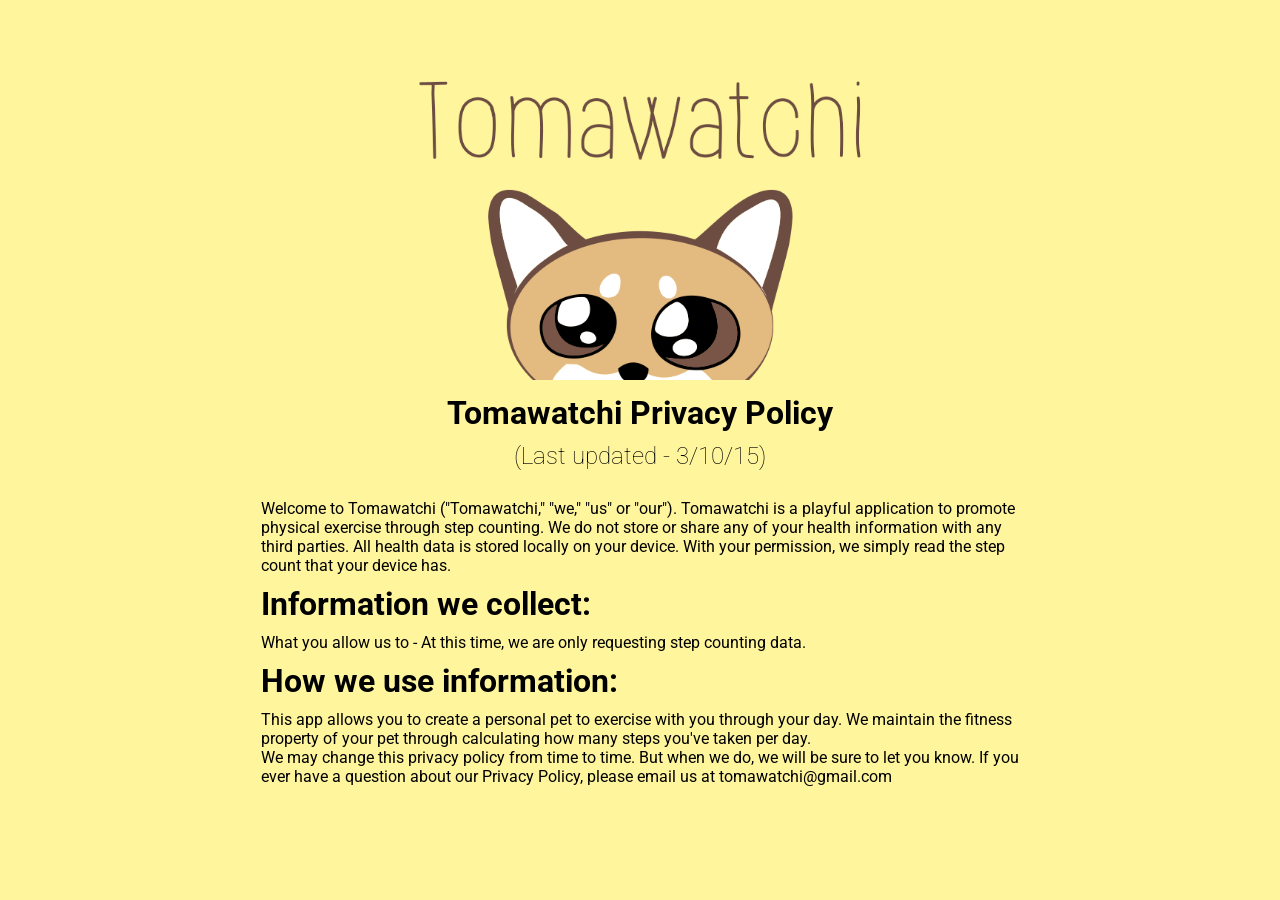
<file: index.html>
<!DOCTYPE html>
<html>
	<head>
		<meta charset="utf-8">
		<link rel="stylesheet" href="tomawatchi.css">
		<style> img { width:100%; } </style>
		<link href="//fonts.googleapis.com/css?family=Open+Sans:300,400,600,700&amp;subset=latin" rel="stylesheet">
		<link href='http://fonts.googleapis.com/css?family=Roboto:400,100,300,500,700' rel='stylesheet' type='text/css'>
		<title> Tomawatchi </title>
	</head>
<body>

    <div id="M">
	<img src="Tomawatchi_Feature_Graphic.png" alt="HTML5 Icon">
		<center>
		<h1>Tomawatchi Privacy Policy</h1>
		<h2>(Last updated - 3/10/15)</h2>
		</center>
		<br/>
		Welcome to Tomawatchi ("Tomawatchi," "we," "us" or "our").
		Tomawatchi is a playful application to promote physical exercise through step counting.
		We do not store or share any of your health information with any third parties.
		All health data is stored locally on your device.
		With your permission, we simply read the step count that your device has.

		<h1>Information we collect:</h1>
		<p1>
			What you allow us to - At this time, we are only requesting step counting data.
		</p1>

		<h1>How we use information:</h1>
		This app allows you to create a personal pet to exercise with you through your day.
		We maintain the fitness property of your pet through calculating how many steps you've taken per day.

		<br/>
		We may change this privacy policy from time to time. But when we do, we will be sure to let you know.
		If you ever have a question about our Privacy Policy, please email us at tomawatchi@gmail.com
	</div>
    <div id="L"></div>
	<div id="R"></div>
</body>
</html>
</file>
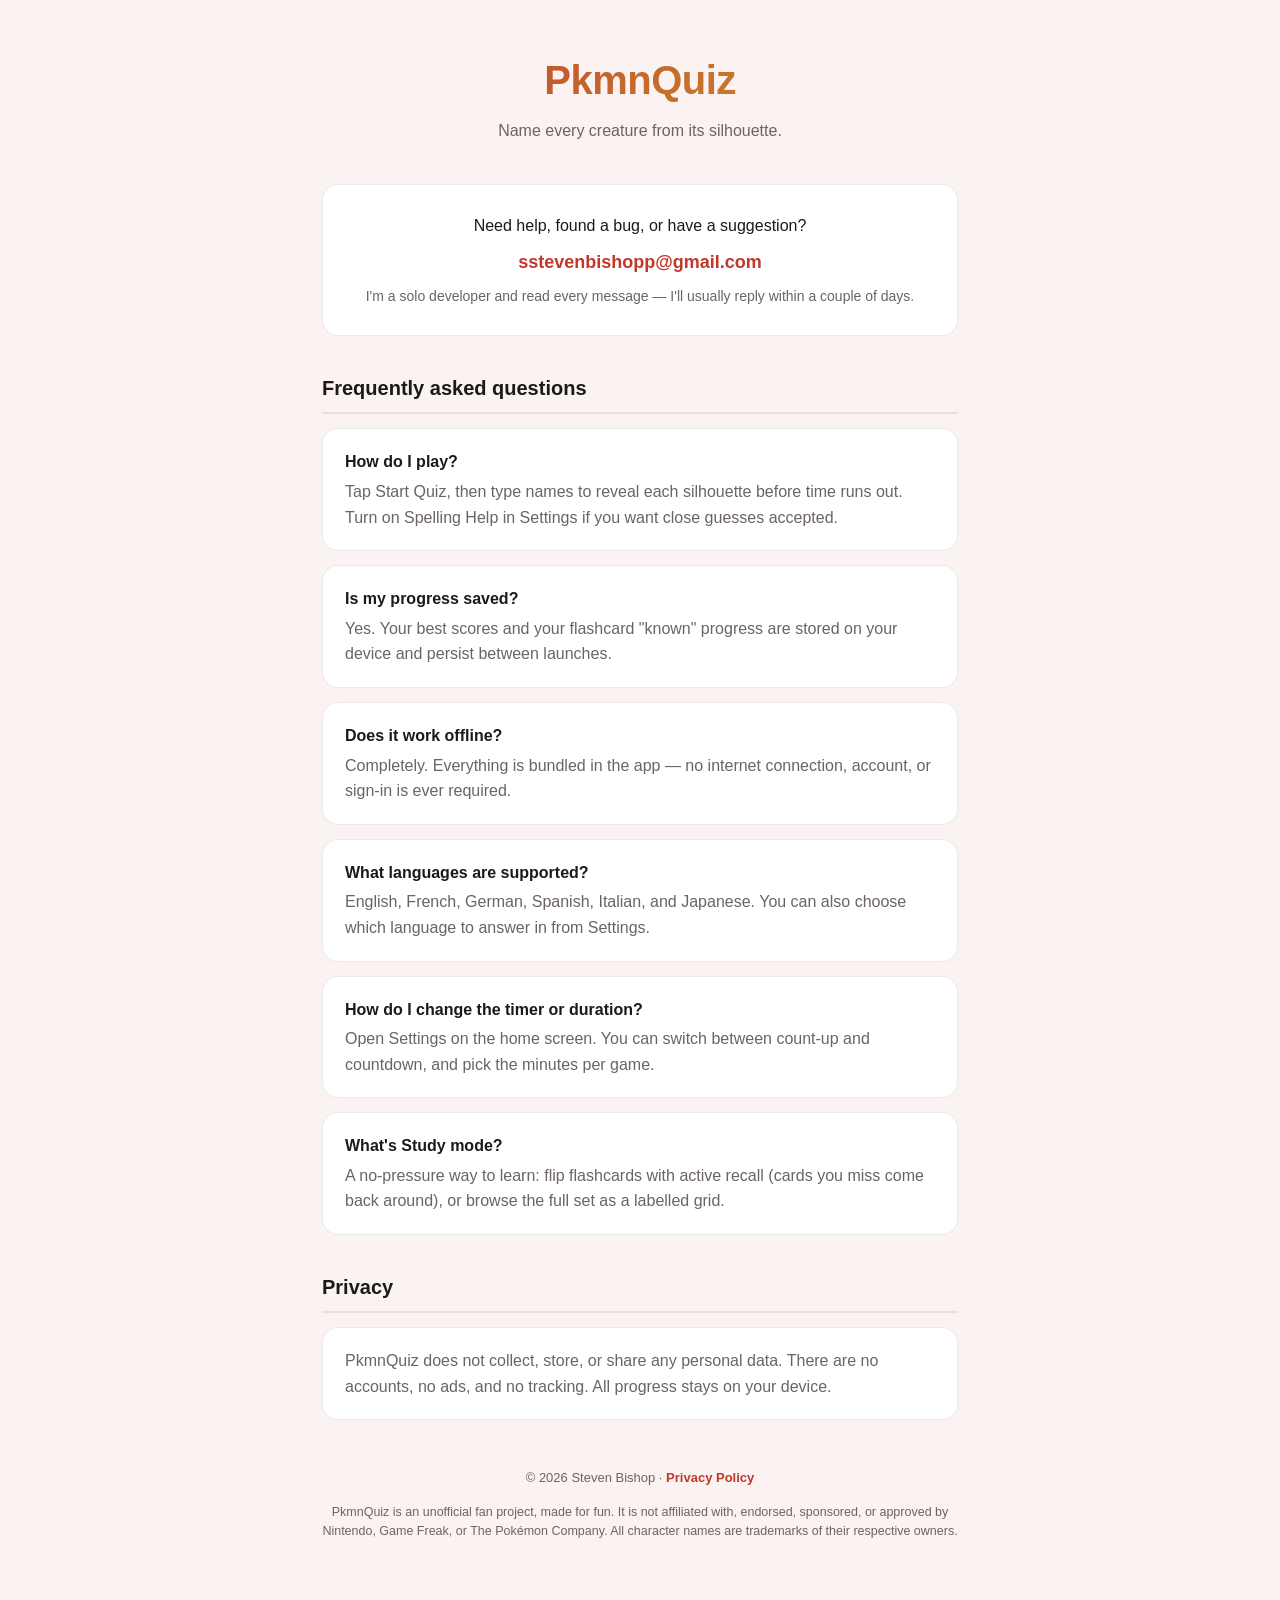
<file: pkmnquiz/index.html>
<!DOCTYPE html>
<html lang="en">
<head>
<meta charset="UTF-8">
<meta name="viewport" content="width=device-width, initial-scale=1.0">
<title>PkmnQuiz — Support</title>
<meta name="description" content="Help, FAQ, and contact for PkmnQuiz — the silhouette-naming recall game.">
<style>
  :root {
    --accent: #C0392B;
    --gold: #C99A2E;
    --bg: #FBF3F1;
    --surface: #FFFFFF;
    --text: #1B1A19;
    --text-secondary: #6B6460;
    --border: rgba(0,0,0,0.08);
  }
  @media (prefers-color-scheme: dark) {
    :root {
      --accent: #E24B43;
      --gold: #E0B84A;
      --bg: #161313;
      --surface: #211C1C;
      --text: #F4EFEC;
      --text-secondary: #A89F9A;
      --border: rgba(255,255,255,0.10);
    }
  }
  * { box-sizing: border-box; }
  body {
    margin: 0;
    font-family: ui-rounded, "SF Pro Rounded", -apple-system, BlinkMacSystemFont, "Segoe UI", Roboto, sans-serif;
    background: var(--bg);
    color: var(--text);
    line-height: 1.6;
    -webkit-font-smoothing: antialiased;
  }
  .wrap { max-width: 680px; margin: 0 auto; padding: 48px 22px 64px; }
  header { text-align: center; margin-bottom: 40px; }
  .logo {
    font-size: 40px; font-weight: 800; letter-spacing: -0.5px;
    background: linear-gradient(135deg, var(--accent), var(--gold));
    -webkit-background-clip: text; background-clip: text; color: transparent;
    margin: 0;
  }
  .tagline { color: var(--text-secondary); font-size: 16px; margin-top: 6px; }
  h2 {
    font-size: 20px; font-weight: 700; margin: 36px 0 12px;
    padding-bottom: 8px; border-bottom: 2px solid var(--border);
  }
  .card {
    background: var(--surface); border: 1px solid var(--border);
    border-radius: 16px; padding: 20px 22px; margin: 14px 0;
  }
  .q { font-weight: 700; margin: 0 0 4px; }
  .a { color: var(--text-secondary); margin: 0; }
  a { color: var(--accent); font-weight: 600; text-decoration: none; }
  a:hover { text-decoration: underline; }
  .contact {
    text-align: center; background: var(--surface);
    border: 1px solid var(--border); border-radius: 16px; padding: 28px 22px;
  }
  .contact .email {
    display: inline-block; margin-top: 10px; font-size: 18px; font-weight: 700;
  }
  .response-note { font-size: 14px; color: var(--text-secondary); margin-top: 8px; }
  footer {
    margin-top: 48px; text-align: center; font-size: 13px;
    color: var(--text-secondary);
  }
  .disclaimer {
    font-size: 12.5px; color: var(--text-secondary); line-height: 1.55;
    margin-top: 14px;
  }
</style>
</head>
<body>
  <div class="wrap">
    <header>
      <h1 class="logo">PkmnQuiz</h1>
      <p class="tagline">Name every creature from its silhouette.</p>
    </header>

    <section class="contact">
      <div>Need help, found a bug, or have a suggestion?</div>
      <a class="email" href="mailto:sstevenbishopp@gmail.com?subject=PkmnQuiz%20Support">sstevenbishopp@gmail.com</a>
      <div class="response-note">I'm a solo developer and read every message — I'll usually reply within a couple of days.</div>
    </section>

    <h2>Frequently asked questions</h2>

    <div class="card">
      <p class="q">How do I play?</p>
      <p class="a">Tap Start Quiz, then type names to reveal each silhouette before time runs out. Turn on Spelling Help in Settings if you want close guesses accepted.</p>
    </div>
    <div class="card">
      <p class="q">Is my progress saved?</p>
      <p class="a">Yes. Your best scores and your flashcard "known" progress are stored on your device and persist between launches.</p>
    </div>
    <div class="card">
      <p class="q">Does it work offline?</p>
      <p class="a">Completely. Everything is bundled in the app — no internet connection, account, or sign-in is ever required.</p>
    </div>
    <div class="card">
      <p class="q">What languages are supported?</p>
      <p class="a">English, French, German, Spanish, Italian, and Japanese. You can also choose which language to answer in from Settings.</p>
    </div>
    <div class="card">
      <p class="q">How do I change the timer or duration?</p>
      <p class="a">Open Settings on the home screen. You can switch between count-up and countdown, and pick the minutes per game.</p>
    </div>
    <div class="card">
      <p class="q">What's Study mode?</p>
      <p class="a">A no-pressure way to learn: flip flashcards with active recall (cards you miss come back around), or browse the full set as a labelled grid.</p>
    </div>

    <h2>Privacy</h2>
    <div class="card">
      <p class="a">PkmnQuiz does not collect, store, or share any personal data. There are no accounts, no ads, and no tracking. All progress stays on your device.</p>
    </div>

    <footer>
      <div>© 2026 Steven Bishop · <a href="privacy/">Privacy Policy</a></div>
      <p class="disclaimer">
        PkmnQuiz is an unofficial fan project, made for fun. It is not affiliated with,
        endorsed, sponsored, or approved by Nintendo, Game Freak, or The Pokémon Company.
        All character names are trademarks of their respective owners.
      </p>
    </footer>
  </div>
</body>
</html>
</file>
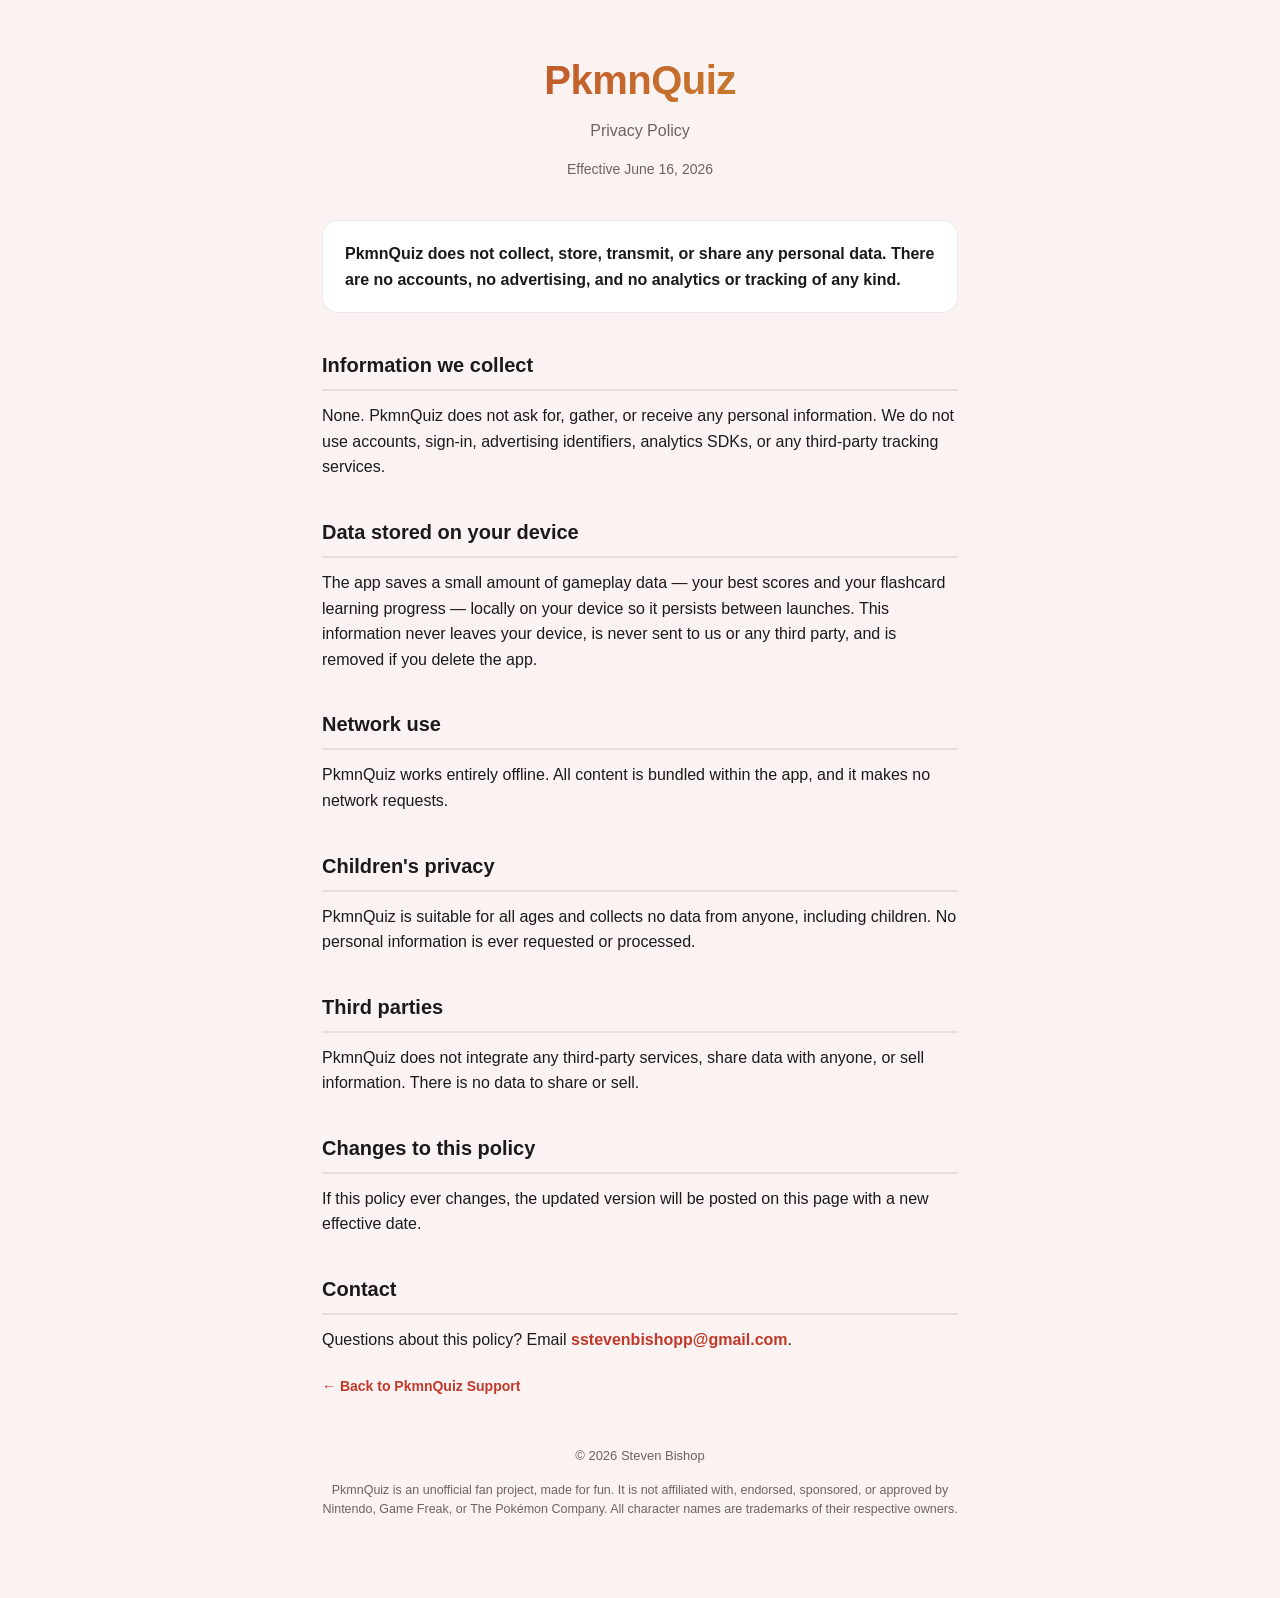
<file: pkmnquiz/privacy/index.html>
<!DOCTYPE html>
<html lang="en">
<head>
<meta charset="UTF-8">
<meta name="viewport" content="width=device-width, initial-scale=1.0">
<title>PkmnQuiz — Privacy Policy</title>
<meta name="description" content="Privacy policy for PkmnQuiz. We do not collect, store, or share any personal data.">
<style>
  :root {
    --accent: #C0392B;
    --gold: #C99A2E;
    --bg: #FBF3F1;
    --surface: #FFFFFF;
    --text: #1B1A19;
    --text-secondary: #6B6460;
    --border: rgba(0,0,0,0.08);
  }
  @media (prefers-color-scheme: dark) {
    :root {
      --accent: #E24B43;
      --gold: #E0B84A;
      --bg: #161313;
      --surface: #211C1C;
      --text: #F4EFEC;
      --text-secondary: #A89F9A;
      --border: rgba(255,255,255,0.10);
    }
  }
  * { box-sizing: border-box; }
  body {
    margin: 0;
    font-family: ui-rounded, "SF Pro Rounded", -apple-system, BlinkMacSystemFont, "Segoe UI", Roboto, sans-serif;
    background: var(--bg);
    color: var(--text);
    line-height: 1.6;
    -webkit-font-smoothing: antialiased;
  }
  .wrap { max-width: 680px; margin: 0 auto; padding: 48px 22px 64px; }
  header { text-align: center; margin-bottom: 40px; }
  .logo {
    font-size: 40px; font-weight: 800; letter-spacing: -0.5px;
    background: linear-gradient(135deg, var(--accent), var(--gold));
    -webkit-background-clip: text; background-clip: text; color: transparent;
    margin: 0;
  }
  .tagline { color: var(--text-secondary); font-size: 16px; margin-top: 6px; }
  .effective { color: var(--text-secondary); font-size: 14px; margin-top: 4px; }
  h2 {
    font-size: 20px; font-weight: 700; margin: 36px 0 12px;
    padding-bottom: 8px; border-bottom: 2px solid var(--border);
  }
  p { margin: 0 0 14px; }
  .lead {
    background: var(--surface); border: 1px solid var(--border);
    border-radius: 16px; padding: 20px 22px; font-weight: 600;
  }
  a { color: var(--accent); font-weight: 600; text-decoration: none; }
  a:hover { text-decoration: underline; }
  footer {
    margin-top: 48px; text-align: center; font-size: 13px;
    color: var(--text-secondary);
  }
  .disclaimer { font-size: 12.5px; color: var(--text-secondary); line-height: 1.55; margin-top: 14px; }
  .back { display: inline-block; margin-top: 8px; font-size: 14px; }
</style>
</head>
<body>
  <div class="wrap">
    <header>
      <h1 class="logo">PkmnQuiz</h1>
      <p class="tagline">Privacy Policy</p>
      <p class="effective">Effective June 16, 2026</p>
    </header>

    <p class="lead">
      PkmnQuiz does not collect, store, transmit, or share any personal data. There are
      no accounts, no advertising, and no analytics or tracking of any kind.
    </p>

    <h2>Information we collect</h2>
    <p>
      None. PkmnQuiz does not ask for, gather, or receive any personal information.
      We do not use accounts, sign-in, advertising identifiers, analytics SDKs, or any
      third-party tracking services.
    </p>

    <h2>Data stored on your device</h2>
    <p>
      The app saves a small amount of gameplay data — your best scores and your
      flashcard learning progress — locally on your device so it persists between
      launches. This information never leaves your device, is never sent to us or any
      third party, and is removed if you delete the app.
    </p>

    <h2>Network use</h2>
    <p>
      PkmnQuiz works entirely offline. All content is bundled within the app, and it
      makes no network requests.
    </p>

    <h2>Children's privacy</h2>
    <p>
      PkmnQuiz is suitable for all ages and collects no data from anyone, including
      children. No personal information is ever requested or processed.
    </p>

    <h2>Third parties</h2>
    <p>
      PkmnQuiz does not integrate any third-party services, share data with anyone, or
      sell information. There is no data to share or sell.
    </p>

    <h2>Changes to this policy</h2>
    <p>
      If this policy ever changes, the updated version will be posted on this page with
      a new effective date.
    </p>

    <h2>Contact</h2>
    <p>
      Questions about this policy? Email
      <a href="mailto:sstevenbishopp@gmail.com?subject=PkmnQuiz%20Privacy">sstevenbishopp@gmail.com</a>.
    </p>
    <a class="back" href="../">← Back to PkmnQuiz Support</a>

    <footer>
      <div>© 2026 Steven Bishop</div>
      <p class="disclaimer">
        PkmnQuiz is an unofficial fan project, made for fun. It is not affiliated with,
        endorsed, sponsored, or approved by Nintendo, Game Freak, or The Pokémon Company.
        All character names are trademarks of their respective owners.
      </p>
    </footer>
  </div>
</body>
</html>
</file>
<file: tomawatchi.css>
body
{
	margin-top: 10px;
	margin-left: 0 auto;
  	margin-right: 0 auto;
  	margin-bottom: 50px;
	background-color: #fff59d;
	font-family: 'Roboto', sans-serif;
}
h1
{
	font-family: 'Roboto', sans-serif;
	font-weight: 100;
	font-size: 200;
	font-weight: bolder;
	margin-top: 10px;
	margin-bottom: 10px;
}
h2
{
	font-family: 'Roboto', sans-serif;
	font-weight: lighter;
	font-size: 50;
	margin-top: 10px;
	margin-bottom: 10px;
}
p1
{

	font-family: 'Roboto', sans-serif;	
	line-height: 0px;

}

#M {
  width: 60%;
  position: relative;
  margin: 0 auto;
  top: 0;
}

#L {
  width: 20%;
  position: absolute;
  left: 0;
  top: 0;
}

#R {
  width: 20%;
  position: absolute;
  right: 0;
  top: 0;
}
</file>
